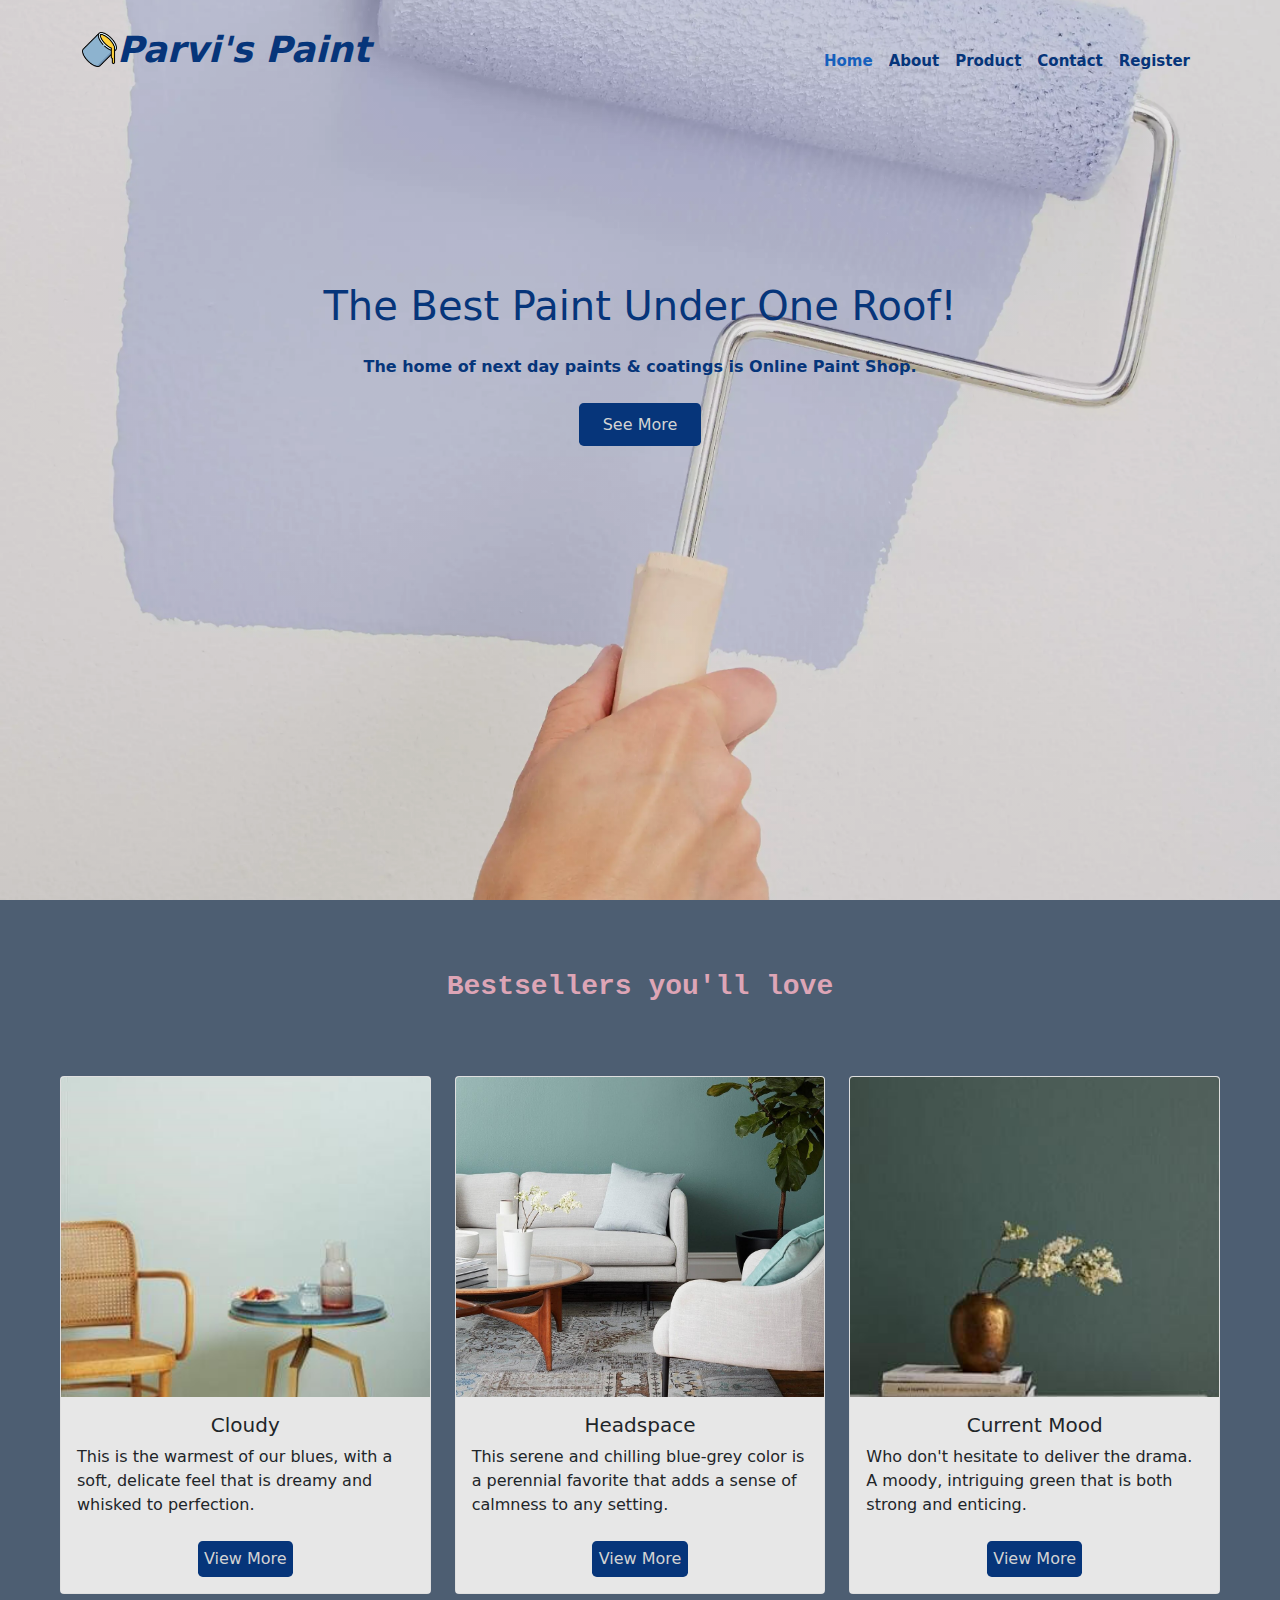
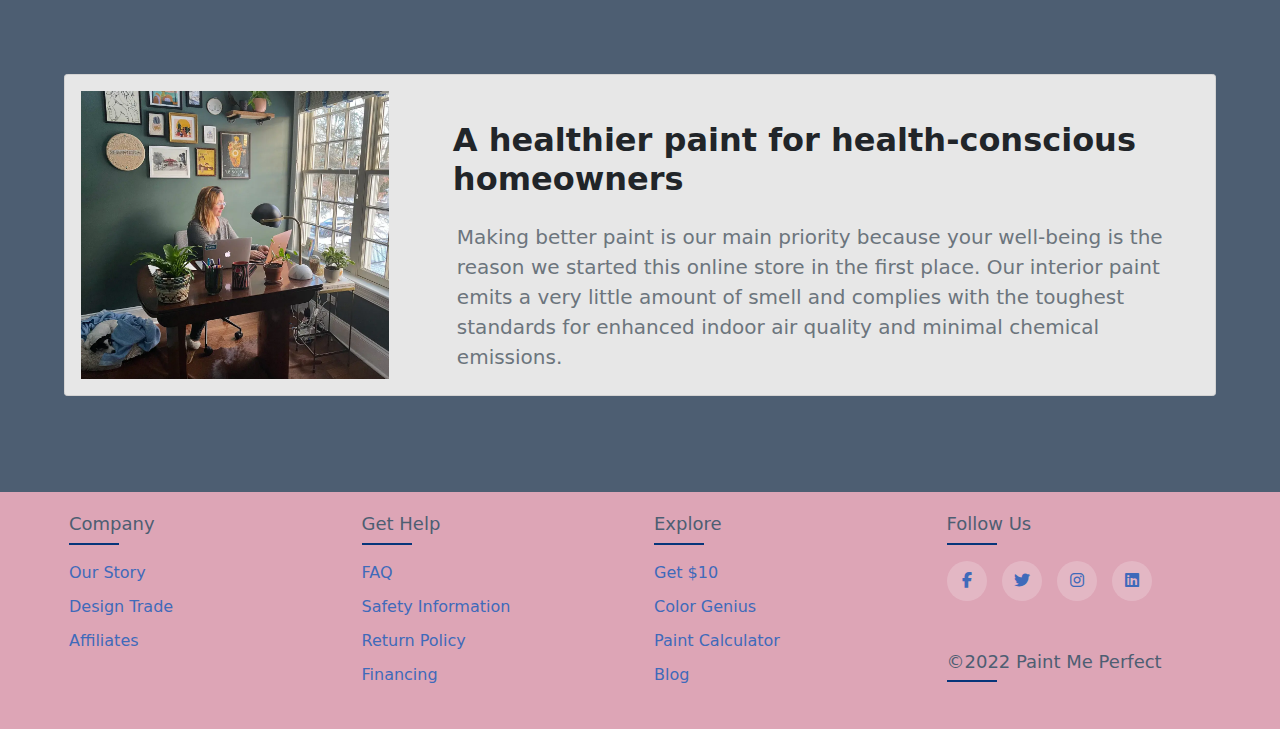
<file: index.html>
<!DOCTYPE html>
<html lang="en">
  <head>
    <meta charset="utf-8" />
    <meta
      name="viewport"
      content="width=device-width, initial-scale=1, shrink-to-fit=no"
    />
    <meta name="description" content=" Discover out where to buy the best paint. 
    Order today to receive premium, low-VOC paint, handpicked colours, and painting supplies for your homes." />
    <meta name="author" content="" />
    <title> Parvi's Paint Home Page</title>

    <!-- Favicon-->
    <link rel="icon" type="image/x-icon" href="img/paint-bucket.png" />
    <!-- Core theme CSS (includes Bootstrap)-->
    <link href="css/styles.css" rel="stylesheet" />
    <link
      rel="stylesheet"
      type="text/css"
      href="https://cdnjs.cloudflare.com/ajax/libs/font-awesome/6.1.1/css/all.min.css"
    />
  </head>
  <body>
    <!-- Header - set the background image for the header in the line below-->
    <header
      class="py-5 bg-image-full"
      style="
        background-image: linear-gradient(
            rgba(0, 0, 0, 0.1),
            rgba(0, 0, 0, 0.1)
          ),
          url('img/image.webp');">
      <!-- Responsive navbar-->
      <nav class="navbar navbar-expand-lg navbar-light">
        <div class="container">
          <img
            src="img/paint-bucket.png"
            alt="logo icon"
            height="35"
            width="35"
          />
          <a class="navbar-brand" href="#!"><b>Parvi's Paint</b></a>
          <button
            class="navbar-toggler"
            type="button"
            data-bs-toggle="collapse"
            data-bs-target="#navbarSupportedContent"
            aria-controls="navbarSupportedContent"
            aria-expanded="false"
            aria-label="Toggle navigation"
          >
            <span class="navbar-toggler-icon"></span>
          </button>
          <div class="collapse navbar-collapse" id="navbarSupportedContent">
            <ul class="navbar-nav ms-auto mb-lg-0">
              <li class="nav-item">
                <a class="nav-link active" aria-current="page" href="index.html"
                  ><b>Home</b></a
                >
              </li>
              <li class="nav-item">
                <a class="nav-link" href="about.html"><b>About</b></a>
              </li>
              <li class="nav-item">
                <a class="nav-link" href="product.html"><b>Product</b></a>
              </li>
              <li class="nav-item">
                <a class="nav-link" href="contactForm.html"><b>Contact</b></a>
              </li>
              <li class="nav-item">
                <a class="nav-link" href="registerForm.html"><b>Register</b></a>
              </li>
            </ul>
          </div>
        </div>
      </nav>
      <div class="text-center mt-12">
        <h1 class="fs-1 text-white mt-3 mb-2">
          The Best Paint Under One Roof!
        </h1>
        <p class="text-white mt-2">
          <b>The home of next day paints & coatings is Online Paint Shop.</b>
        </p>
        <a class="button mt-4 btn-md px-4" href="about.html">See More</a>
      </div>
    </header>
    
    <!-- Content section-->
    <h3 class="bdd"><b>Bestsellers you'll love</b></h3>
    <div class="row row-cols-1 row-cols-md-3 g-4 m-5 hover-animation">
      <div class="col">
        <div class="card">
          <img
            src="img/color1.jpg"
            class="card-img-top image-thumbnail"
            alt="1st best selling color"
          />
          <div class="card-body bg-grey">
            <h5 class="card-title">Cloudy</h5>
            <p class="card-text">
              This is the warmest of our blues, with a soft, delicate feel that
              is dreamy and whisked to perfection.
            </p>
            <a class="button mt-4 btn-md p-2" href="product.html">View More</a>
          </div>
        </div>
      </div>
      <div class="col">
        <div class="card">
          <img
            src="img/color2.jpg"
            class="card-img-top image-thumbnail"
            alt="2nd Best selling color"
          />
          <div class="card-body bg-grey">
            <h5 class="card-title">Headspace</h5>
            <p class="card-text">
              This serene and chilling blue-grey color is a perennial favorite
              that adds a sense of calmness to any setting.
            </p>
            <a class="button mt-4 btn-md p-2" href="product.html">View More</a>
          </div>
        </div>
      </div>
      <div class="col">
        <div class="card">
          <img
            src="img/color3.jpg"
            class="card-img-top image-thumbnail"
            alt="3rd Best selling color "
          />
          <div class="card-body bg-grey">
            <h5 class="card-title">Current Mood</h5>
            <p class="card-text">
              Who don't hesitate to deliver the drama. A moody, intriguing green
              that is both strong and enticing.
            </p>
            <a class="button mt-4 btn-md p-2" href="product.html">View More</a>
          </div>
        </div>
      </div>
    </div>
    <section class="py-5">
      <div class="flexbox my-5 bg-grey">
        <img
          class="image-thumbnail-2 cover"
          src="img/webweb.webp"
          alt="image of eco friendly paint"
        />
        <div class="row justify-content-center">
          <div>
            <h2 class=" MT-2 fw-bold p-3">
              A healthier paint for health-conscious homeowners
            </h2>
            <p class="lead fw-normal text-muted mb-0">
              Making better paint is our main priority because your well-being
              is the reason we started this online store in the first place. Our
              interior paint emits a very little amount of smell and complies
              with the toughest standards for enhanced indoor air quality and
              minimal chemical emissions.
            </p>
           
          </div>
        </div>
      </div>
    </section>
    <!-- Footer -->
    <footer class="footer">
      <div class="container3">
        <div class="row44">
          <div class="footer-col">
            <h4>Company</h4>
            <ul>
              <li>
                <a href="#"><b>Our Story</b></a>
              </li>
              <li>
                <a href="#"><b>Design Trade</b></a>
              </li>
              <li>
                <a href="#"><b>Affiliates</b></a>
              </li>
            </ul>
          </div>
          <div class="footer-col">
            <h4>Get Help</h4>
            <ul>
              <li>
                <a href="#"><b>FAQ</b></a>
              </li>
              <li>
                <a href="#"><b>Safety Information</b></a>
              </li>
              <li>
                <a href="#"><b>Return policy</b></a>
              </li>
              <li>
                <a href="#"><b>Financing</b></a>
              </li>
            </ul>
          </div>
          <div class="footer-col">
            <h4>Explore</h4>
            <ul>
              <li>
                <a href="#"><b>Get $10</b></a>
              </li>
              <li>
                <a href="#"><b>Color Genius</b></a>
              </li>
              <li>
                <a href="#"><b>Paint Calculator</b></a>
              </li>
              <li>
                <a href="blog.html"><b>Blog</b></a>
              </li>
            </ul>
          </div>
          <div class="footer-col">
            <h4>Follow Us</h4>
            <div class="social-links">
              <a href="https://www.facebook.com/"><i class="fab fa-facebook-f"></i></a>
              <a href="https://twitter.com/"><i class="fab fa-twitter"></i></a>
              <a href="https://www.instagram.com/"><i class="fab fa-instagram"></i></a>
              <a href="https://www.linkedin.com/"><i class="fab fa-linkedin"></i></a>
            </div>
            <div class="footer-copyright">
              <br />
              <h4>&copy;2022 Paint Me Perfect</h4>
              <br />
              <br />
            </div>
          </div>
        </div>
      </div>
    </footer>
    <!-- Bootstrap core JS-->
    <script src="https://cdn.jsdelivr.net/npm/bootstrap@5.1.3/dist/js/bootstrap.bundle.min.js"></script>
    <!-- Core theme JS-->
    <script src="js/scripts.js"></script>
  </body>
</html>
</file>
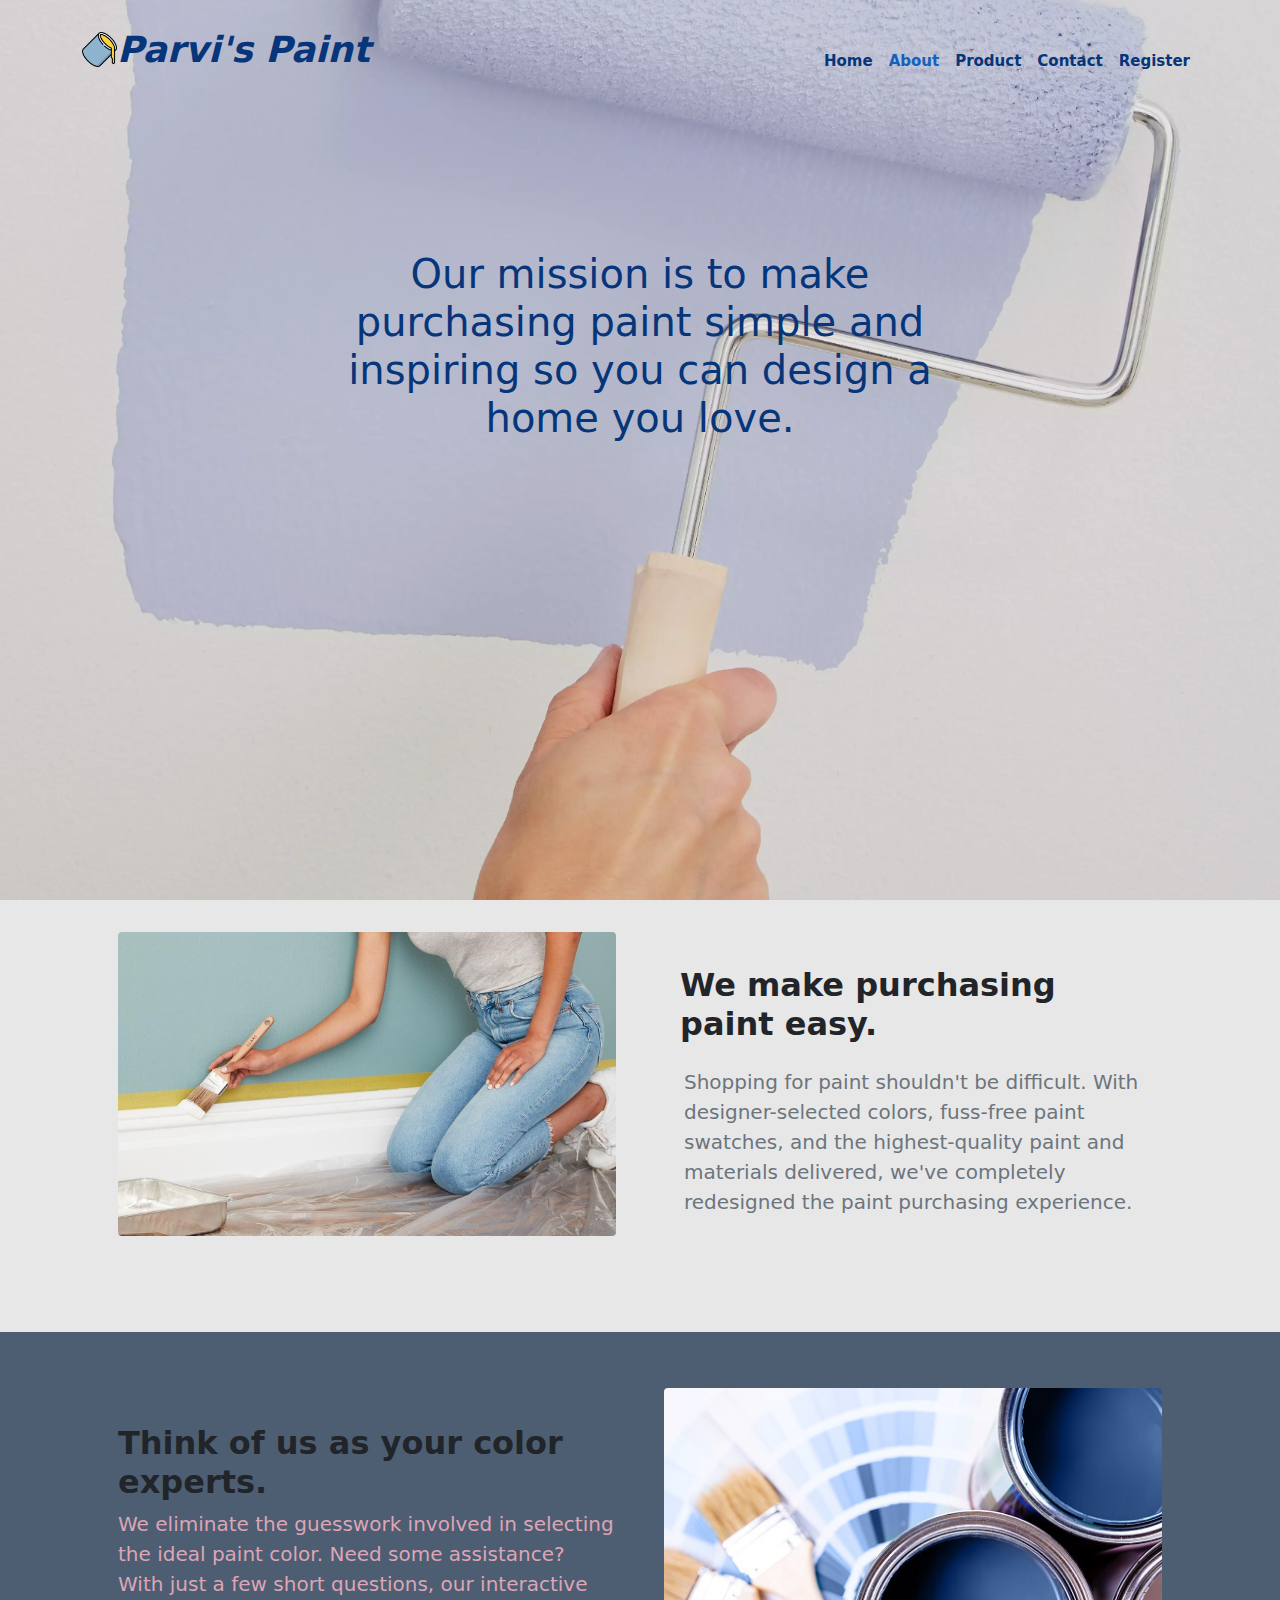
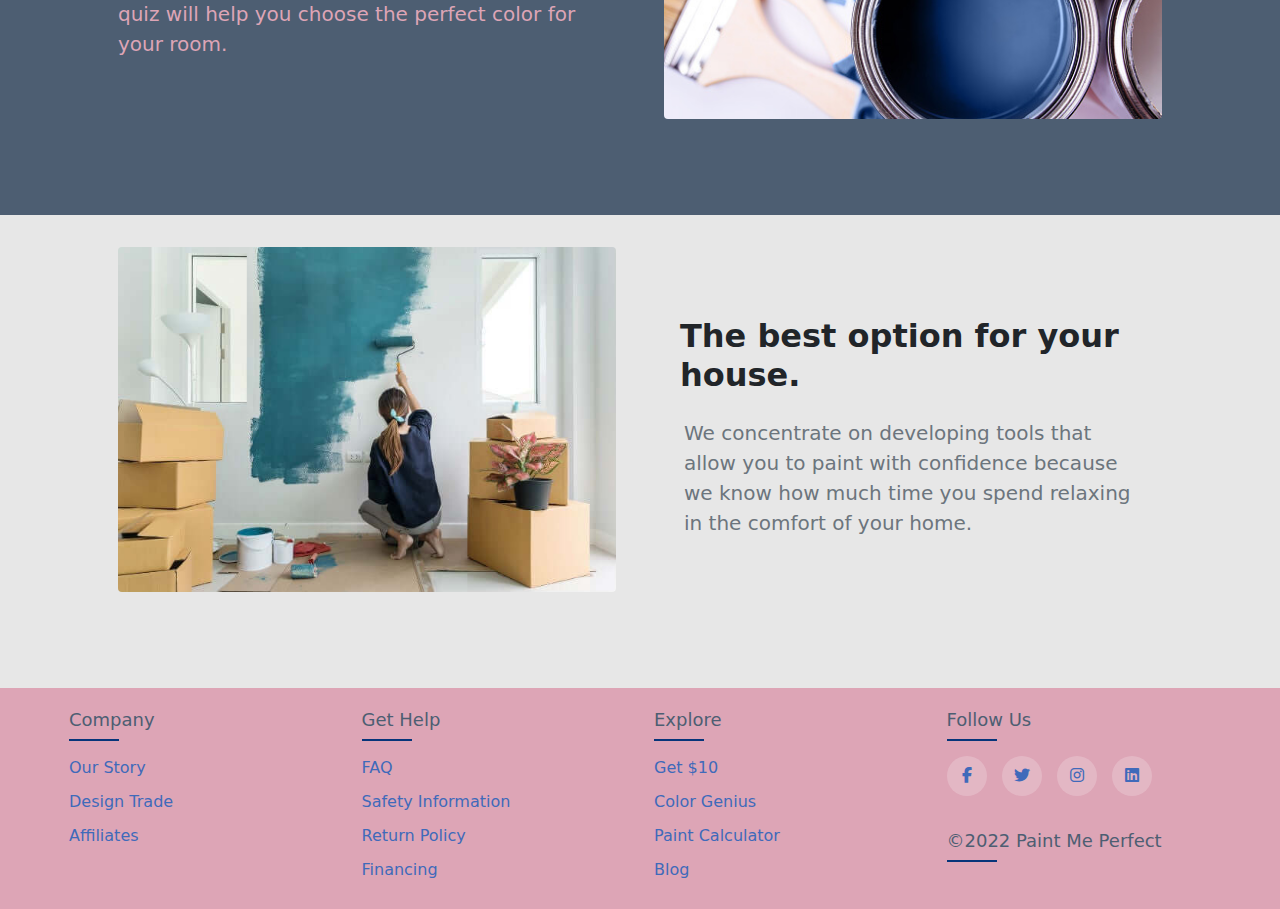
<file: about.html>
<!DOCTYPE html>
<html lang="en">
  <head>
    <meta charset="utf-8" />
    <meta name="viewport" content="width=device-width, initial-scale=1, shrink-to-fit=no"/>
    <meta name="description" content="Discover out where to buy the best paint. 
    Order today to receive premium, low-VOC paint, handpicked colours, and painting supplies for your homes." />
    <meta name="author" content="" />
    <title> Parvi's Paint About Page</title>

    <!-- Favicon-->
    <link rel="icon" type="image/x-icon" href="img/paint-bucket.png" />
    <!-- Core theme CSS (includes Bootstrap)-->
    <link href="css/styles.css" rel="stylesheet" />
    <link rel="stylesheet" type="text/css" href="https://cdnjs.cloudflare.com/ajax/libs/font-awesome/6.1.1/css/all.min.css">
  </head>
  <body>
    <!-- Header - set the background image for the header in the line below-->
    <header class="py-5 bg-image-full" style="background-image: linear-gradient(rgba(0, 0, 0, 0.1), rgba(0, 0, 0, 0.1)), url('img/image.webp')">
      <!-- Responsive navbar-->
      <nav class="navbar navbar-expand-lg navbar-light">
        <div class="container">
          <img src="img/paint-bucket.png" alt="logo icon" height="35" width="35"/>
          <a class="navbar-brand" href="#!"><b>Parvi's Paint</b></a>
          <button class="navbar-toggler" type="button" data-bs-toggle="collapse" data-bs-target="#navbarSupportedContent" aria-controls="navbarSupportedContent" aria-expanded="false" aria-label="Toggle navigation">
            <span class="navbar-toggler-icon"></span>
          </button>
          <div class="collapse navbar-collapse" id="navbarSupportedContent">
            <ul class="navbar-nav ms-auto mb-lg-0">
              <li class="nav-item"><a class="nav-link" href="index.html"><b>Home</b></a></li>
              <li class="nav-item"><a class="nav-link active" aria-current="page" href="about.html"><b>About</b></a></li>
              <li class="nav-item"><a class="nav-link" href="product.html"><b>Product</b></a></li>
              <li class="nav-item"><a class="nav-link" href="contactForm.html"><b>Contact </b></a></li>
              <li class="nav-item"><a class="nav-link" href="registerForm.html"><b>Register</b></a></li>
            </ul>
          </div>
        </div>
      </nav>
      <div class="container px-5">
        <div class="row justify-content-center">
            <div class="col-lg-8 col-xxl-6">
                <div class="text-center my-5">
                    <h1 class="fs-1 text-white mt-8 mb-2  ">Our mission is to make purchasing paint simple and inspiring so you can design a home you love.</h1>
                </div>
            </div>
        </div>
       </div>
    </header>
     <!-- section one-->
     <section class="py-5 bg-grey" id="scroll-target">
        <div class="container bg-grey px-5 my-5">
            <div class="row gx-5 align-items-center">
                <div class="col-lg-6"><img class="img-fluid rounded mb-5 mb-lg-0" src="img/Choosing.jpg" alt="someone painting" /></div>
                <div class="col-lg-6">
                    <h2 class="fw-bolder p-3"> We make purchasing paint easy.</h2>
                    <p class="lead fw-normal text-muted mb-0">Shopping for paint shouldn't be difficult. With designer-selected colors, fuss-free paint swatches, and the highest-quality paint and materials delivered, we've completely redesigned the paint purchasing experience.</p>
                </div>
            </div>
        </div>
    </section>
    <!-- section two-->
    <section class="py-5">
        <div class="container px-5 my-5">
            <div class="row gx-5 align-items-center">
                <div class="col-lg-6 order-first order-lg-last"><img class="img-fluid rounded  mt-4 mb-4 mb-lg-0" src="img/istockphoto2.jpg" alt="buckets of paint" /></div>
                <div class="col-lg-6">
                    <h2 class="fw-bolder">Think of us as your color experts.</h2>
                    <p class="lead fw-normal text-pink mb-0">We eliminate the guesswork involved in selecting the ideal paint color. Need some assistance? With just a few short questions, our interactive quiz 
                                                            will help you choose the perfect color for your room.</p>
                </div>
            </div>
        </div>
    </section>
     <!-- section three-->
     <section class="py-5 bg-grey" id="scroll-target">
        <div class="container px-5 my-5">
            <div class="row gx-5 align-items-center">
                <div class="col-lg-6"><img class="img-fluid rounded mb-5 mb-lg-0" src="img/How_to_Match_Color.jpg" alt="someone painting" /></div>
                <div class="col-lg-6">
                    <h2 class="fw-bolder p-3">The best option for your house.</h2>
                    <p class="lead fw-normal text-muted mb-0"> We concentrate on developing tools that allow you to paint with confidence because we know how much time you spend relaxing in the comfort of your home.</p>
                </div>
            </div>
        </div>
    </section>
    <!-- Footer -->
    <footer class=" footer ">
      <div class="container3">
        <div class="row44">
            <div class="footer-col">
              <h4> Company </h4>
              <ul>
                <li><a href="#"><b>Our Story</b></a></li>
                <li><a href="#"><b>Design Trade</b></a></li>
                <li><a href="#"><b>Affiliates</b></a></li>
              </ul>
            </div>
            <div class="footer-col">
              <h4> Get Help </h4>
              <ul>
                <li><a href="#"><b>FAQ</b></a></li>
                <li><a href="#"><b>Safety Information</b></a></li>
                <li><a href="#"><b>Return policy</b></a></li>
                <li><a href="#"><b>Financing</b></a></li>
              </ul>
            </div>
            <div class="footer-col">
              <h4> Explore </h4>
              <ul>
                
                <li><a href="#"><b>Get $10</b></a></li>
                <li><a href="#"><b>Color Genius</b></a></li>
                <li><a href="#"><b>Paint Calculator</b></a></li>
                <li><a href="blog.html"><b>Blog</b></a></li>
              </ul>
            </div>
            <div class="footer-col">
              <h4> Follow Us </h4>
              <div class="social-links">
                <a href="https://www.facebook.com/"><i class="fab fa-facebook-f"></i></a>
                <a href="https://twitter.com/"><i class="fab fa-twitter"></i></a>
                <a href="https://www.instagram.com/"><i class="fab fa-instagram"></i></a>
                <a href="https://www.linkedin.com/"><i class="fab fa-linkedin"></i></a>
              </div>
              <div>
                <br/>
                <h4> &copy;2022 Paint Me Perfect</h4>
                <br/>
                <br/>
              </div>
            </div>
        </div>    
      </div>
    </footer>
    <!-- Bootstrap core JS-->
    <script src="https://cdn.jsdelivr.net/npm/bootstrap@5.1.3/dist/js/bootstrap.bundle.min.js"></script>
    <!-- Core theme JS-->
    <script src="js/scripts.js"></script>
  </body>
</html>
</file>
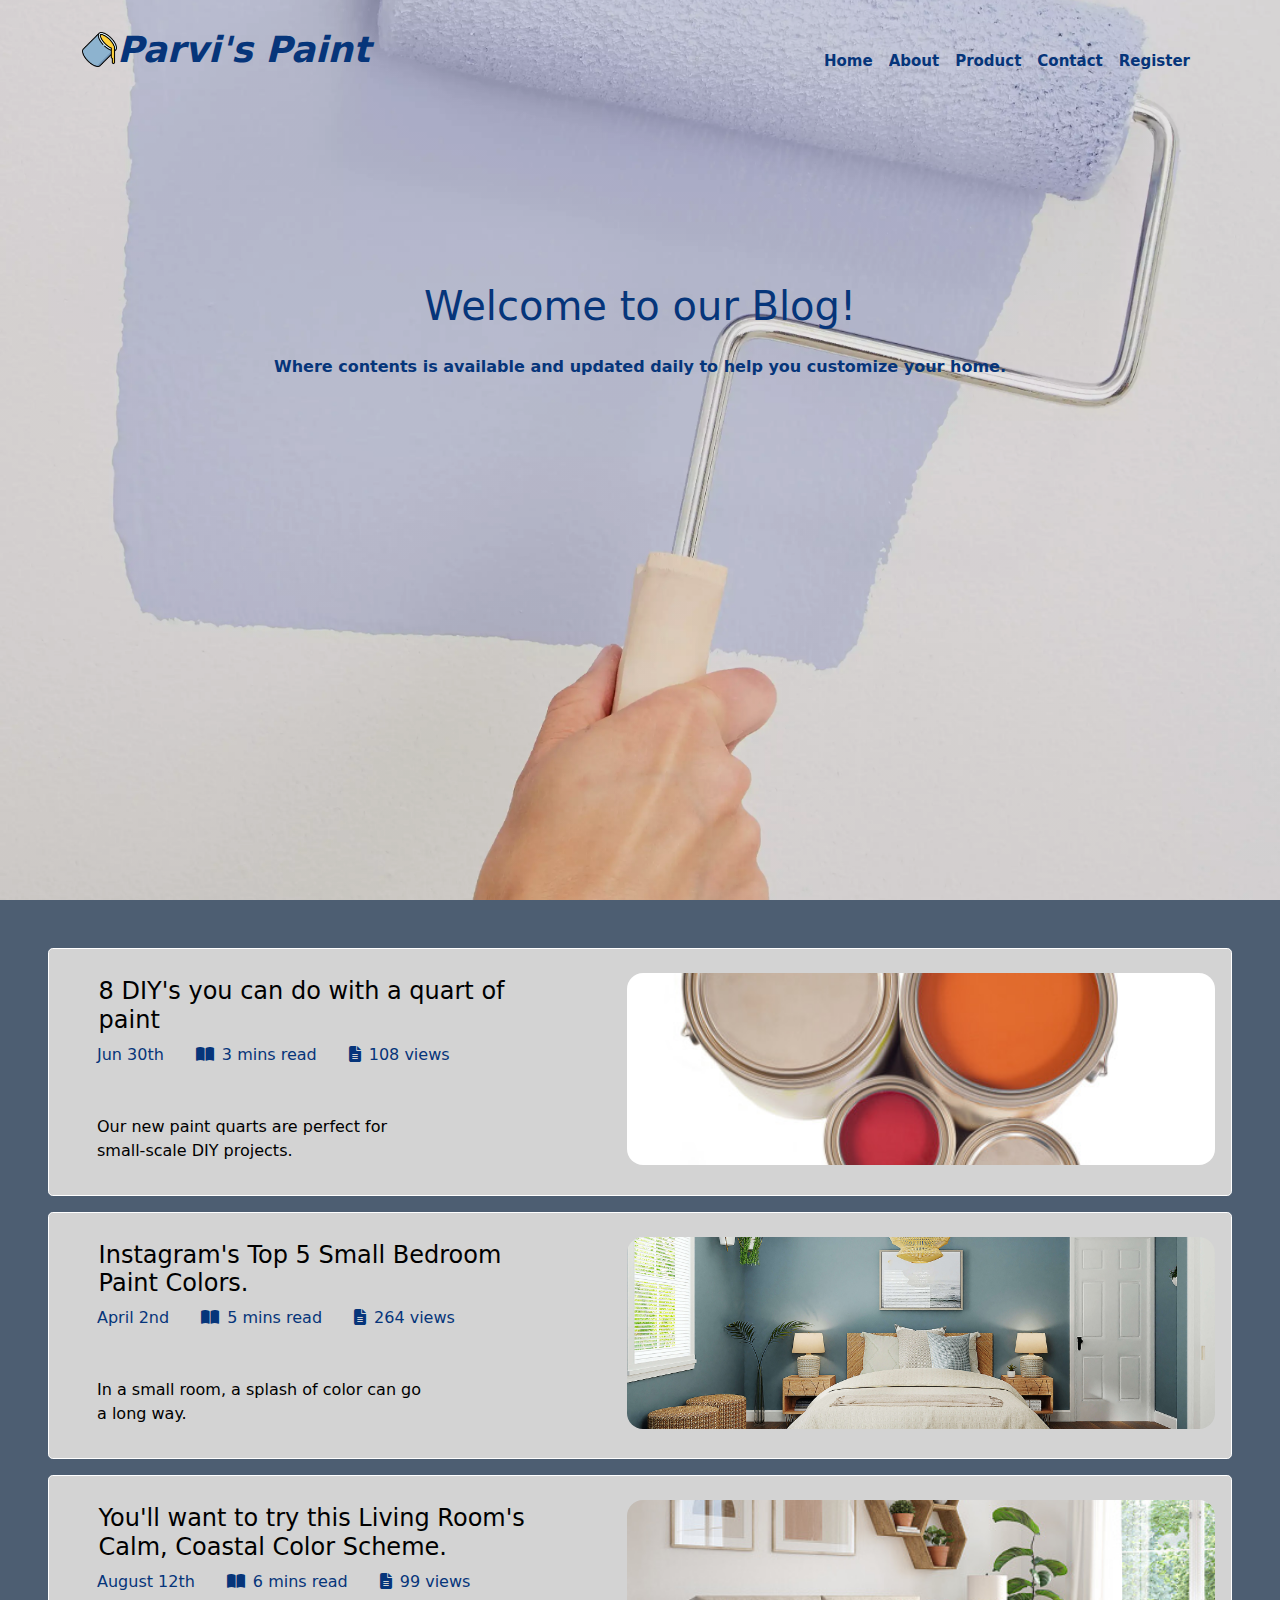
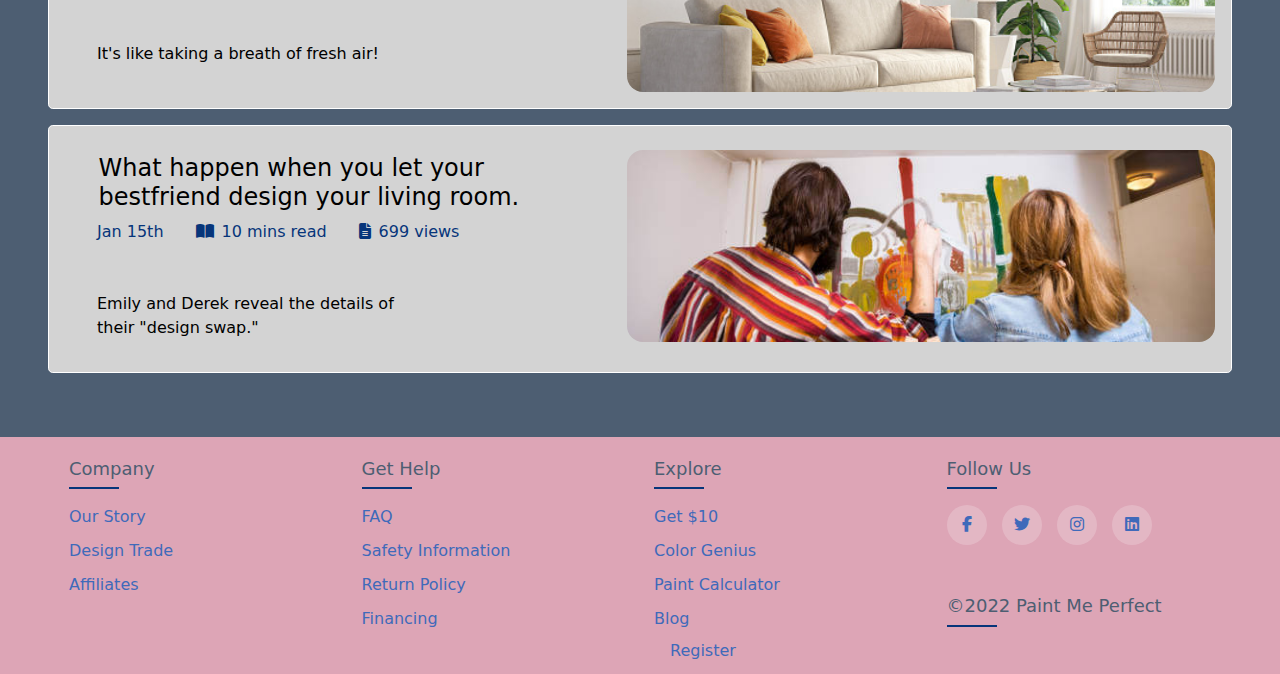
<file: blog.html>
<!DOCTYPE html>
<html lang="en">
  <head>
    <meta charset="utf-8" />
    <meta
      name="viewport"
      content="width=device-width, initial-scale=1, shrink-to-fit=no"
    />
    <meta name="description" content="Discover out where to buy the best paint. 
    Order today to receive premium, low-VOC paint, handpicked colours, and painting supplies for your homes." />
    <meta name="author" content="" />
    <title> Parvi's Paint Blog Page</title>

    <!-- Favicon-->
    <link rel="icon" type="image/x-icon" href="img/paint-bucket.png" />
    <!-- Core theme CSS (includes Bootstrap)-->
    <link href="css/styles.css" rel="stylesheet" />
    <link
      rel="stylesheet"
      type="text/css"
      href="https://cdnjs.cloudflare.com/ajax/libs/font-awesome/6.1.1/css/all.min.css"
    />
   
  </head>
  <body>
    <header
      class="py-5 bg-image-full"
      style="
        background-image: linear-gradient(
            rgba(0, 0, 0, 0.1),
            rgba(0, 0, 0, 0.1)
          ),
          url('img/image.webp');
      "
    >
      <!-- Responsive navbar-->
      <nav class="navbar navbar-expand-lg navbar-light">
        <div class="container">
          <img
            src="img/paint-bucket.png"
            alt="logo icon"
            height="35"
            width="35"
          />
          <a class="navbar-brand" href="#!"><b>Parvi's Paint</b></a>
          <button
            class="navbar-toggler"
            type="button"
            data-bs-toggle="collapse"
            data-bs-target="#navbarSupportedContent"
            aria-controls="navbarSupportedContent"
            aria-expanded="false"
            aria-label="Toggle navigation"
          >
            <span class="navbar-toggler-icon"></span>
          </button>
          <div class="collapse navbar-collapse" id="navbarSupportedContent">
            <ul class="navbar-nav ms-auto mb-lg-0">
              <li class="nav-item">
                <a class="nav-link" href="index.html"><b>Home</b></a>
              </li>
              <li class="nav-item">
                <a class="nav-link" href="about.html"><b>About</b></a>
              </li>
              <li class="nav-item">
                <a
                  class="nav-link"
                  aria-current="page"
                  href="product.html"
                  ><b>Product</b></a
                >
              </li>
              <li class="nav-item">
                <a class="nav-link" href="contactForm.html"><b>Contact</b></a>
              </li>
              <li class="nav-item">
                <a class="nav-link" href="registerForm.html"><b>Register</b></a>
              </li>
            </ul>
          </div>
        </div>
      </nav>
      <div class="text-center mt-12">
        <h1 class="fs-1 text-white mt-3 mb-2">
          Welcome to our Blog!
        </h1>
        <p class="text-white mt-2">
          <b>Where contents is available and updated daily to help you customize your home.</b>
        </p>
        
      </div>
    </header>
    <div class="blog-container mt-5">
        <div class="content">
            <h4 class="content-title"> 8 DIY's you can do with a quart of paint</h4>
            <div class="flex-container">
                <div>
                    <p class="content-date">Jun 30th</p>
                </div>
                <div class="flex-container-row">
                    <div>
                         <i class="fa-solid fa-book-open"></i>
                    </div>
                    <div>
                        <p>3 mins read</p>
                    </div>
                </div>
                <div class="flex-container-row">
                    <div>
                        <i class="fa-solid fa-file-lines"></i>
                    </div>
                    <div>
                        <p>108 views</p>
                    </div>
                </div>
            </div>
            <p class="content-description">Our new paint quarts are perfect for small-scale DIY projects.</p>
            <!-- <a class="button button-left mt-4 btn-md p-2 mm-3" href="#!"
              >View</a
            > -->
        </div>
        <img class="blog-container__image" src="./img/istockphoto20.jpg" alt="some alt text">
    </div>
    <div class="blog-container">
        <div class="content">
            <h4 class="content-title">Instagram's Top 5 Small Bedroom Paint Colors.</h4>
            <div class="flex-container">
                <div>
                    <p class="content-date"> April 2nd</p>
                </div>
                <div class="flex-container-row">
                    <div>
                       <i class="fa-solid fa-book-open"></i>
                    </div>
                    <div>
                        <p>5 mins read</p>
                    </div>
                </div>
                <div class="flex-container-row">
                    <div>
                        <i class="fa-solid fa-file-lines"></i>
                    </div>
                    <div>
                        <p>264 views</p>
                    </div>
                </div>
            </div>
            <p class="content-description">In a small room, a splash of color can go a long way.</p>
        </div>
        <img class="blog-container__image" src="./img/spacejoy.jpg" alt="some alt text">
    </div>
    <div class="blog-container">
        <div class="content">
            <h4 class="content-title">You'll want to try this Living Room's Calm, Coastal Color Scheme.</h4>
            <div class="flex-container">
                <div>
                    <p class="content-date">August 12th</p>
                </div>
                <div class="flex-container-row">
                    <div>
                         <i class="fa-solid fa-book-open"></i>
                    </div>
                    <div>
                        <p>6 mins read</p>
                    </div>
                </div>
                <div class="flex-container-row">
                    <div>
                       <i class="fa-solid fa-file-lines"></i>
                    </div>
                    <div>
                        <p>99 views</p>
                    </div>
                </div>
            </div>
            <p class="content-description">It's like taking a breath of fresh air!</p>
        </div>
        <img class="blog-container__image" src="./img/stock.jpg" alt="some alt text">
    </div>
    <div class="blog-container mb-5">
        <div class="content">
            <h4 class="content-title">What happen when you let your bestfriend design your living room.</h4>
                        <div class="flex-container">
                <div>
                    <p class="content-date">Jan 15th</p>
                </div>
                <div class="flex-container-row">
                    <div>
                         <i class="fa-solid fa-book-open"></i>
                    </div>
                    <div>
                        <p>10 mins read</p>
                    </div>
                </div>
                <div class="flex-container-row">
                    <div>
                       <i class="fa-solid fa-file-lines"></i>
                    </div>
                    <div>
                        <p>699 views</p>
                    </div>
                </div>
            </div>
            <p class="content-description">Emily and Derek reveal the details of their "design swap."</p>
        </div>
        <img class="blog-container__image" src="./img/bestfriends.jpg" alt="some alt text">
    </div>
    <!-- Footer -->
    <footer class="footer">
      <div class="container3">
        <div class="row44">
          <div class="footer-col">
            <h4>Company</h4>
            <ul>
              <li>
                <a href="#"><b>Our Story</b></a>
              </li>
              <li>
                <a href="#"><b>Design Trade</b></a>
              </li>
              <li>
                <a href="#"><b>Affiliates</b></a>
              </li>
            </ul>
          </div>
          <div class="footer-col">
            <h4>Get Help</h4>
            <ul>
              <li>
                <a href="#"><b>FAQ</b></a>
              </li>
              <li>
                <a href="#"><b>Safety Information</b></a>
              </li>
              <li>
                <a href="#"><b>Return policy</b></a>
              </li>
              <li>
                <a href="#"><b>Financing</b></a>
              </li>
            </ul>
          </div>
          <div class="footer-col">
            <h4>Explore</h4>
            <ul>
              <li>
                <a href="#"><b>Get $10</b></a>
              </li>
              <li>
                <a href="#"><b>Color Genius</b></a>
              </li>
              <li>
                <a href="#"><b>Paint Calculator</b></a>
              </li>
              <li>
                <a href="blog.html"><b>Blog</b></a>
                  <a class="nav-link" href="#!"><b>Register</b></a>
              </li>
            </ul>
          </div>
          <div class="footer-col">
            <h4>Follow Us</h4>
            <div class="social-links">
              <a href="https://www.facebook.com/"><i class="fab fa-facebook-f"></i></a>
              <a href="https://twitter.com/"><i class="fab fa-twitter"></i></a>
              <a href="https://www.instagram.com/"><i class="fab fa-instagram"></i></a>
              <a href="https://www.linkedin.com/"><i class="fab fa-linkedin"></i></a>
            </div>
            <div class="footer-copyright">
              <br />
              <h4>&copy;2022 Paint Me Perfect</h4>
              <br />
              <br />
            </div>
          </div>
        </div>
      </div>
    </footer>
    <!-- Bootstrap core JS-->
    <script src="https://cdn.jsdelivr.net/npm/bootstrap@5.1.3/dist/js/bootstrap.bundle.min.js"></script>
    <!-- Core theme JS-->
    <script src="js/scripts.js"></script>
  </body>
</html>
</file>
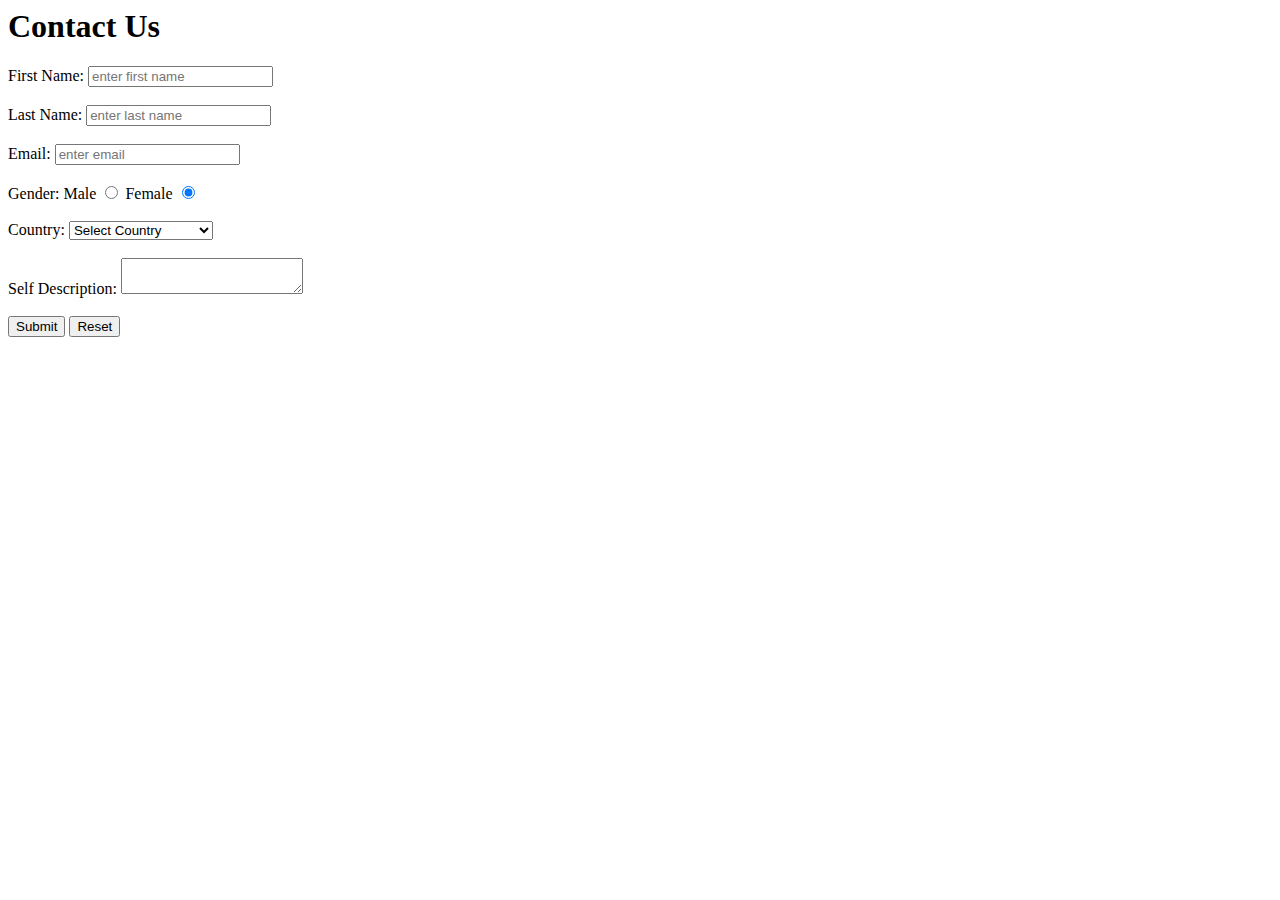
<file: contact.html>
<html>
	<head>
		<title>Contact Us Form</title>
        <script src="js/formValidation.js"></script>
	</head>
	<body>
		<h1> Contact Us </h1>

		<form name="sampleForm" method="post" action="#" onsubmit="return
		validateForm(this);">
		
			<label> First Name: </label>
			<input type="text" name="firstName" value="" placeholder="enter first name"/>
            <span id="error 1"></span>
				
			<br/>
			<br/>
						
			<label> Last Name: </label>
			<input type="text" name="firstName" value="" placeholder="enter last name"/>
            <span id="error 2"></span>
				
			<br/>
			<br/>

				
			<label> Email: </label>
			<input type="email" name="email" value="" placeholder="enter email"/>
            <span id="error 3"></span>
				
			<br/>
			<br/>
			
			<label> Gender: </label>
			 Male <input type="radio" name="gender" value="Male"/> 
			Female <input type="radio" name="gender" value="Female"checked="checked"/> 
			<span id="error 4"></span>

			<br/>
			<br/>

			
			<label> Country: </label>
			<select name="country">
				<option value=""> Select Country</option>
				<option value="TT"> Trinidad and Tobago</option>
				<option value="BBD">Barbados</option>
				<option value="GUY"> Guyana</option>
			</select>
            <span id="error 5"></span>
			
			<br/>
			<br/>

            <label>Self Description: </label>
			<textarea name="selfDesc"></textarea>
			<span id="error6"></span>

            <br/>
			<br/>
			
			<div>
				<input type="submit" name="sampleSubmit" value="Submit"/>
				<input type="reset" name="sampleReset" value="Reset"/>
			</div>
		</form>
	</body>
</html>
</file>
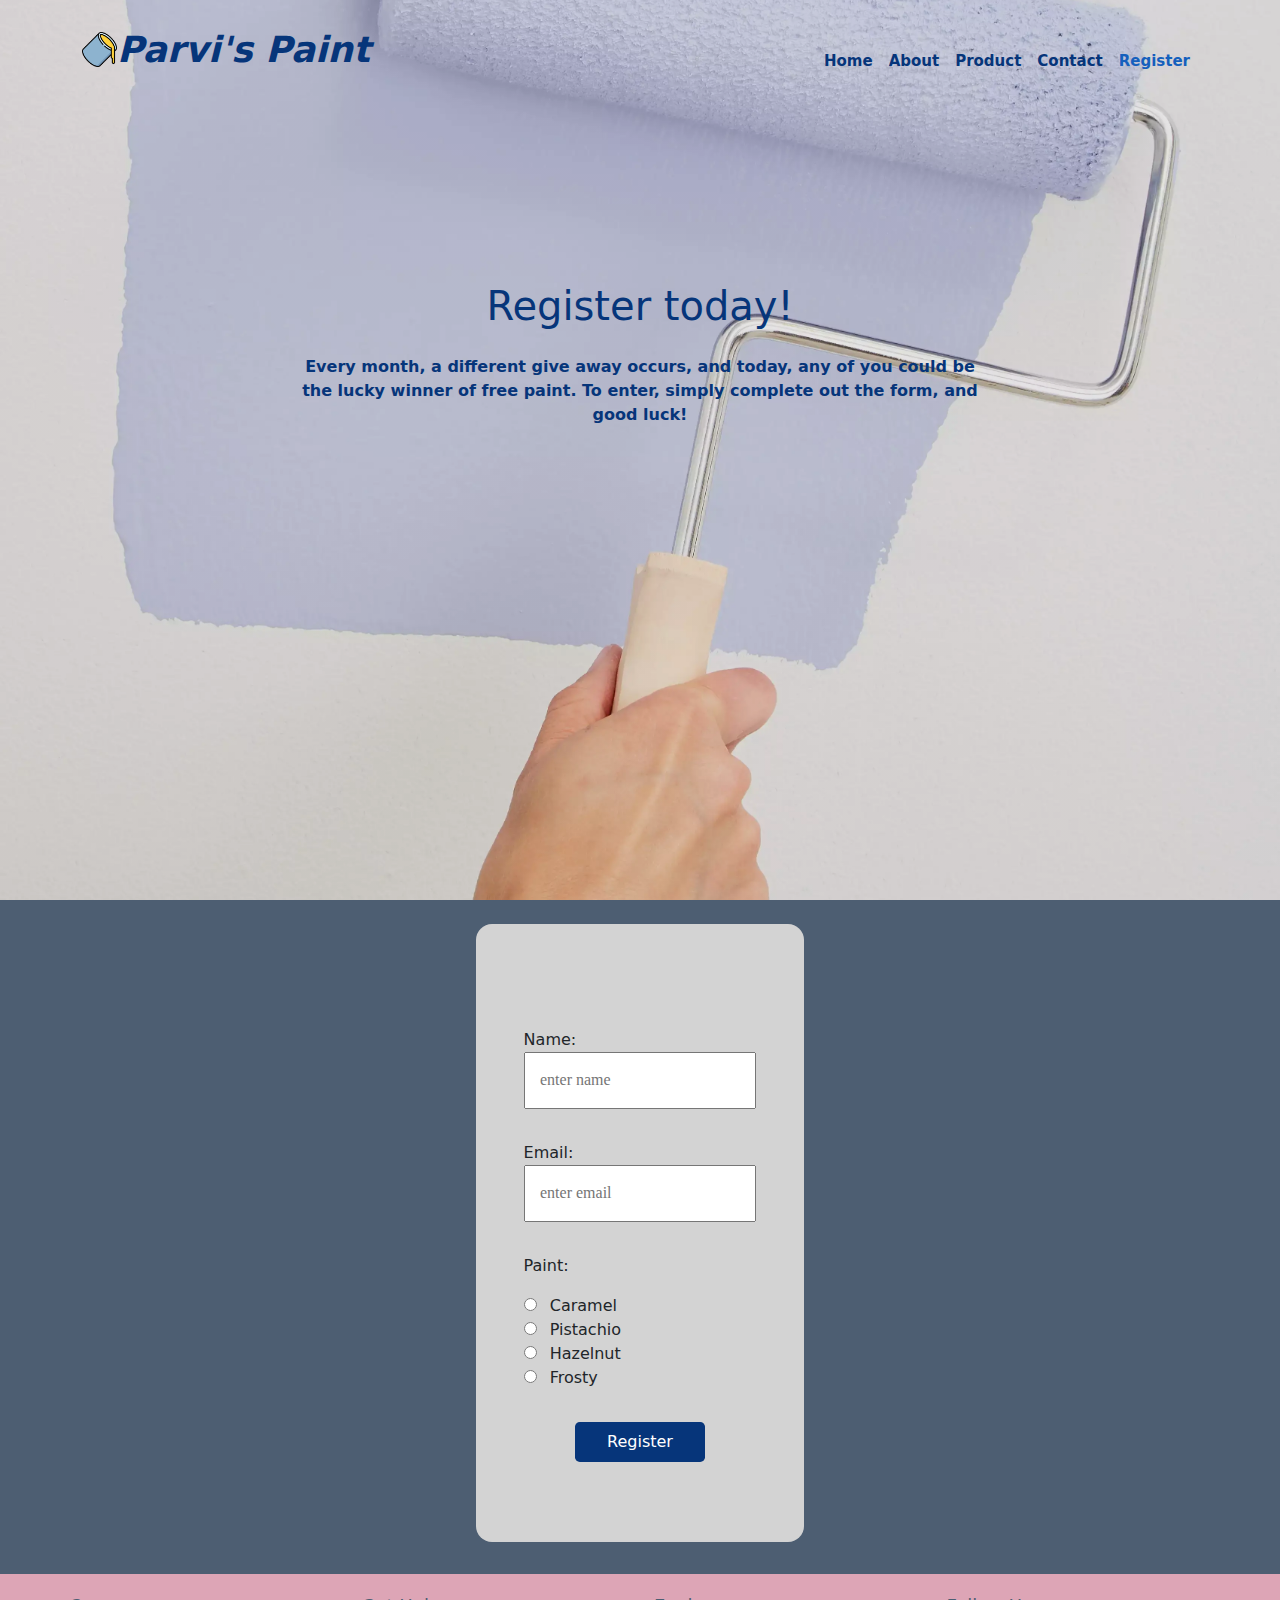
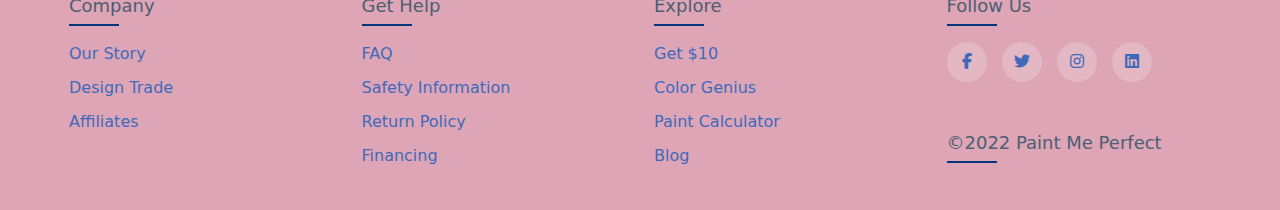
<file: registerForm.html>
<!DOCTYPE html>
<html lang="en">
  <head>
    <meta charset="utf-8" />
    <meta
      name="viewport"
      content="width=device-width, initial-scale=1, shrink-to-fit=no"
    />
    <meta name="description" content="Discover out where to buy the best paint. 
    Order today to receive premium, low-VOC paint, handpicked colours, and painting supplies for your homes." />
    <meta name="author" content="" />
    <title> Parvi's Paint Register Form</title>
    <script src="js/formValidation1.js"></script>

    <!-- Favicon-->
    <link rel="icon" type="image/x-icon" href="img/paint-bucket.png" />
    <!-- Core theme CSS (includes Bootstrap)-->
    <link href="css/styles.css" rel="stylesheet" />
    <link
      rel="stylesheet"
      type="text/css"
      href="https://cdnjs.cloudflare.com/ajax/libs/font-awesome/6.1.1/css/all.min.css"
    />
  </head>
  <body>
    <header
      class="py-5 bg-image-full"
      style="
        background-image: linear-gradient(
            rgba(0, 0, 0, 0.1),
            rgba(0, 0, 0, 0.1)
          ),
          url('img/image.webp');
      "
    >
      <!-- Responsive navbar-->
      <nav class="navbar navbar-expand-lg navbar-light">
        <div class="container">
          <img
            src="img/paint-bucket.png"
            alt="logo icon"
            height="35"
            width="35"
          />
          <a class="navbar-brand" href="#!"><b>Parvi's Paint</b></a>
          <button
            class="navbar-toggler"
            type="button"
            data-bs-toggle="collapse"
            data-bs-target="#navbarSupportedContent"
            aria-controls="navbarSupportedContent"
            aria-expanded="false"
            aria-label="Toggle navigation"
          >
            <span class="navbar-toggler-icon"></span>
          </button>
          <div class="collapse navbar-collapse" id="navbarSupportedContent">
            <ul class="navbar-nav ms-auto mb-lg-0">
              <li class="nav-item">
                <a class="nav-link" href="index.html"><b>Home</b></a>
              </li>
              <li class="nav-item">
                <a class="nav-link" href="about.html"
                  ><b>About</b></a
                >
              </li>
              <li class="nav-item">
                <a class="nav-link" href="product.html"><b>Product</b></a>
              </li>
              <li class="nav-item">
                <a class="nav-link" href="contactForm.html"><b>Contact </b></a>
              </li>
              <li class="nav-item">
                <a class="nav-link active" aria-current="page" href="registerForm.html"><b>Register</b></a>
              </li>
            </ul>
          </div>
        </div>
      </nav>
      <div class="container px-5">
        <div class="row justify-content-center">
          <div class="col-lg-8 col-xxl-6">
            <div class="text-center mt-12">
              <h1 class="fs-1 text-white mt-3 mb-2">
             Register today!
              </h1>
              <p class="text-white text-center mt-2 fw-bold">
              Every month, a different give away occurs, and today, any of you could be the lucky winner of free paint.
              To enter, simply complete out the form, and good luck!
              </p>
            </div>
          </div>
        </div>
      </div>
    </header>
  <div class=" centered mt-2">
    <div class="container89">
        <form 
          name="registerForm"
          method="post"
          action="#"
          onsubmit="return validateForm1(this);"
        >
          <div class="form-fields2">
            <div>
              <label> Name: </label>
              <div class="form-fields2">
                <input
                  type="text"
                  name="name"
                  value=""
                  placeholder="enter name"
                />
                  <span id="error1"></span>
              </div>
            </div>


            <label> Email: </label>
            <div class="form-fields2">
              <input
                type="email"
                name="email"
                value=""
                placeholder="enter email"
              />
              <span id="error3"></span>
            </div>

             <label> Paint: </label>
            <div class="form-fields2 radio-move">
              
              <div class="radio-rol">
                <div>
                  <input type="radio" id="paint" name="paint" value="Caramel" />
                  <label class="paint-label" for="paint">Caramel</label>
                </div>
                
                <div>
                  <input type="radio" name="paint" value="Pistachio" />
                  <label class="paint-label" for="paint">Pistachio</label>
                  
                </div>
                <input type="radio" name="paint" value="Hazelnut" />
                <label class="paint-label" for="paint">Hazelnut</label>
                
                <div>
                  <input type="radio" name="paint" value="Frosty Stone" />
                  <label class="paint-label" for="paint">Frosty</label>
                </div>
              </div>
            </div>
              <p id="error2"></p>



            <!-- <div class="button67"> -->
              <!-- <div> -->
                <input type="submit" class="register-submit" name="sampleSubmit" value="Register" />
              <!-- </div> -->
            <!-- </div> -->
          </div>
        </form>
      </div>
    </>
  </div>
    <!-- Footer -->
    <footer class="footer">
      <div class="container3">
        <div class="row44">
          <div class="footer-col">
            <h4>Company</h4>
            <ul>
              <li>
                <a href="#"><b>Our Story</b></a>
              </li>
              <li>
                <a href="#"><b>Design Trade</b></a>
              </li>
              <li>
                <a href="#"><b>Affiliates</b></a>
              </li>
            </ul>
          </div>
          <div class="footer-col">
            <h4>Get Help</h4>
            <ul>
              <li>
                <a href="#"><b>FAQ</b></a>
              </li>
              <li>
                <a href="#"><b>Safety Information</b></a>
              </li>
              <li>
                <a href="#"><b>Return policy</b></a>
              </li>
              <li>
                <a href="#"><b>Financing</b></a>
              </li>
            </ul>
          </div>
          <div class="footer-col">
            <h4>Explore</h4>
            <ul>
              <li>
                <a href="#"><b>Get $10</b></a>
              </li>
              <li>
                <a href="#"><b>Color Genius</b></a>
              </li>
              <li>
                <a href="#"><b>Paint Calculator</b></a>
              </li>
              <li>
                <a href="blog.html"><b>Blog</b></a>
              </li>
            </ul>
          </div>
          <div class="footer-col">
            <h4>Follow Us</h4>
            <div class="social-links">
              <a href="https://www.facebook.com/"><i class="fab fa-facebook-f"></i></a>
              <a href="https://twitter.com/"><i class="fab fa-twitter"></i></a>
              <a href="https://www.instagram.com/"><i class="fab fa-instagram"></i></a>
              <a href="https://www.linkedin.com/"><i class="fab fa-linkedin"></i></a>
            </div>
            <div class="footer-copyright">
              <br />
              <h4>&copy;2022 Paint Me Perfect</h4>
              <br />
              <br />
            </div>
          </div>
        </div>
      </div>
    </footer>
    <!-- Bootstrap core JS-->
    <script src="https://cdn.jsdelivr.net/npm/bootstrap@5.1.3/dist/js/bootstrap.bundle.min.js"></script>
    <!-- Core theme JS-->
    <script src="js/scripts.js"></script>
    <script>
      feather.replace();
    </script>
  </body>
</html>
</file>
